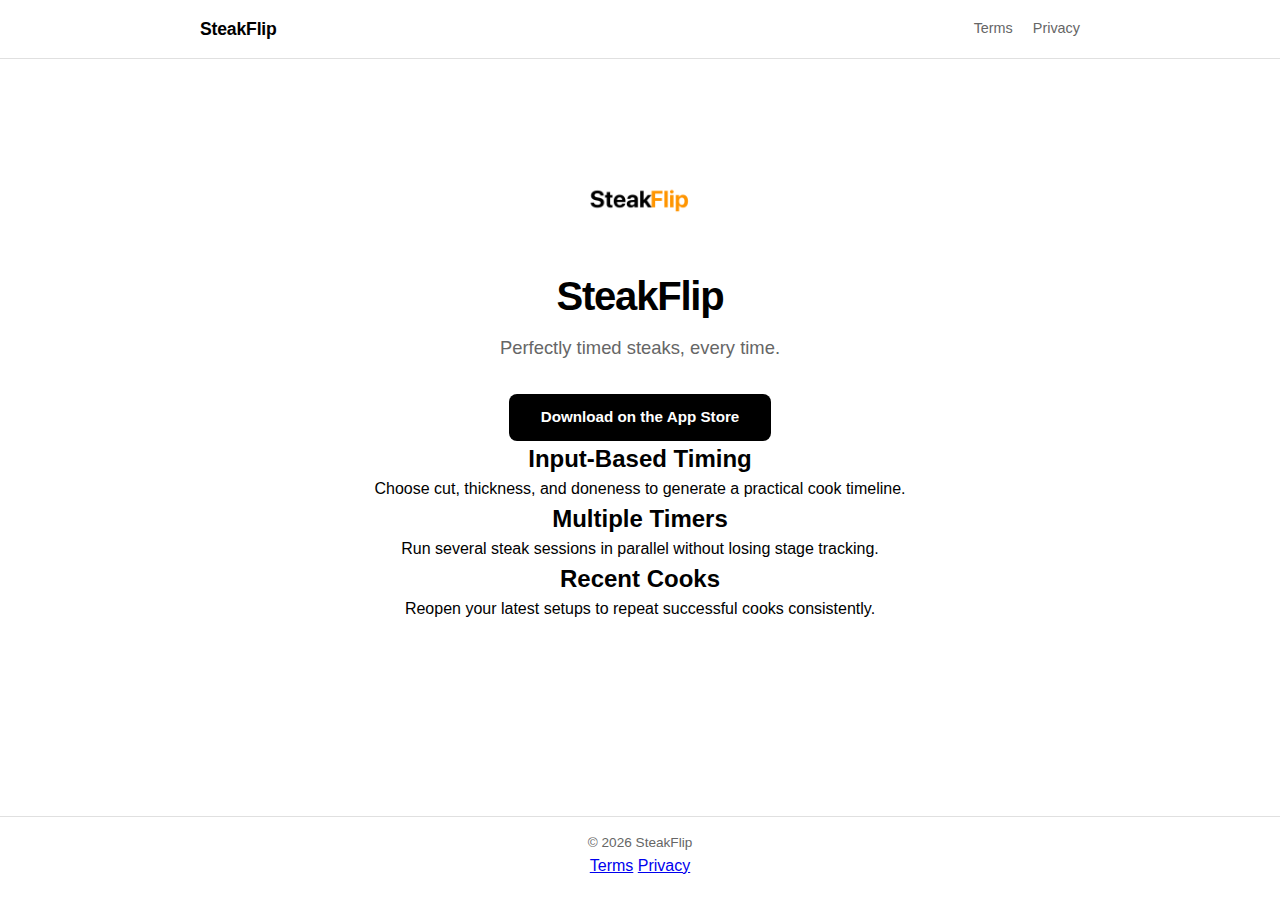
<file: index.html>
<!DOCTYPE html>
<html lang="en">
<head>
  <meta charset="UTF-8" />
  <meta name="viewport" content="width=device-width, initial-scale=1.0" />
  <meta name="description" content="SteakFlip — a minimal iOS steak timer." />
  <title>SteakFlip</title>
  <link rel="stylesheet" href="styles.css" />
</head>
<body>
  <header class="site-header">
    <div class="container header-inner">
      <a class="brand" href="/" aria-label="SteakFlip home">SteakFlip</a>
      <nav>
        <a href="terms.html">Terms</a>
        <a href="privacy.html">Privacy</a>
      </nav>
    </div>
  </header>

  <main class="container main-content">
    <section class="hero">
      <img class="app-icon" src="assets/app-icon.png" alt="SteakFlip app icon" width="120" height="120" />
      <h1>SteakFlip</h1>
      <p class="tagline">Perfectly timed steaks, every time.</p>
      <a class="app-store-btn" href="#" aria-label="Download on the App Store">Download on the App Store</a>
    </section>

    <section class="features">
      <div class="feature">
        <h2>Input-Based Timing</h2>
        <p>Choose cut, thickness, and doneness to generate a practical cook timeline.</p>
      </div>
      <div class="feature">
        <h2>Multiple Timers</h2>
        <p>Run several steak sessions in parallel without losing stage tracking.</p>
      </div>
      <div class="feature">
        <h2>Recent Cooks</h2>
        <p>Reopen your latest setups to repeat successful cooks consistently.</p>
      </div>
    </section>
  </main>

  <footer class="site-footer">
    <div class="container footer-inner">
      <p>&copy; <span id="year"></span> SteakFlip</p>
      <nav>
        <a href="terms.html">Terms</a>
        <a href="privacy.html">Privacy</a>
      </nav>
    </div>
  </footer>

  <script src="script.js"></script>
</body>
</html>
</file>
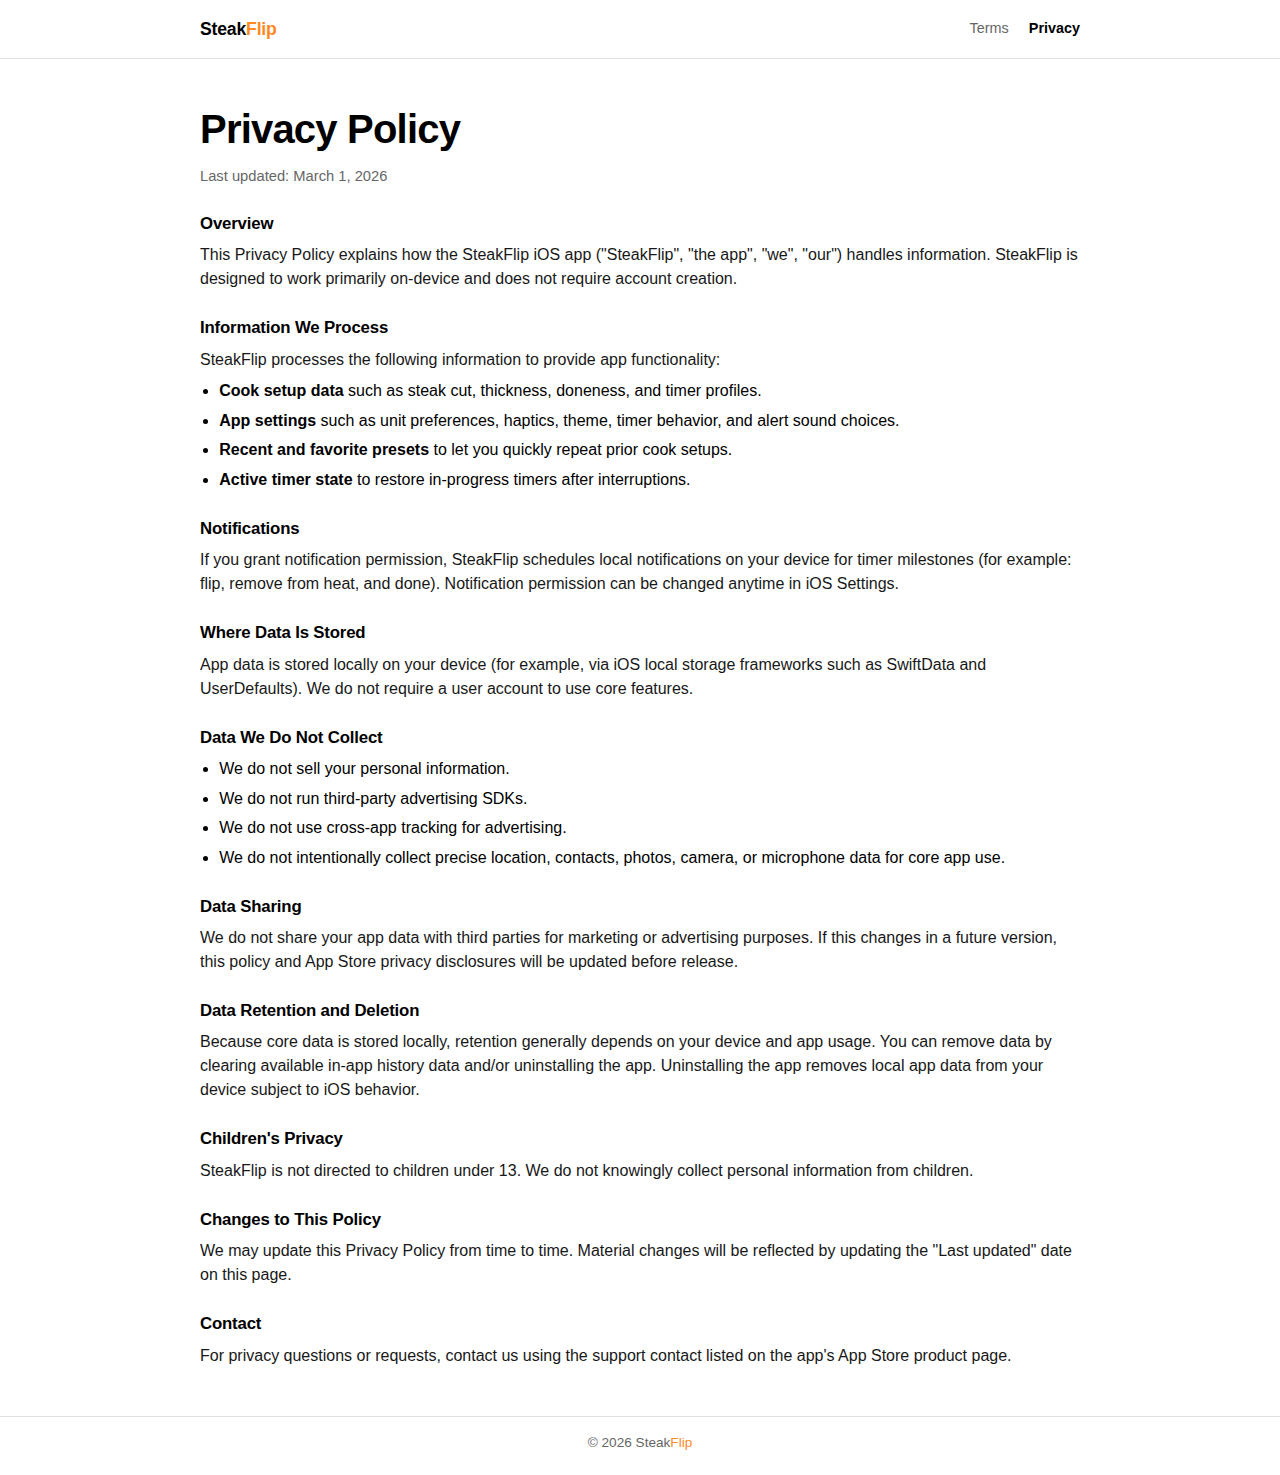
<file: privacy.html>
<!DOCTYPE html>
<html lang="en">
<head>
  <meta charset="UTF-8" />
  <meta name="viewport" content="width=device-width, initial-scale=1.0" />
  <meta name="description" content="Privacy Policy for the SteakFlip iOS app." />
  <title>Privacy Policy | SteakFlip</title>
  <link rel="stylesheet" href="styles.css" />
</head>
<body>
  <header class="site-header">
    <div class="container header-inner">
      <a class="brand" href="index.html" aria-label="SteakFlip home">Steak<span class="orange">Flip</span></a>
      <nav aria-label="Legal navigation">
        <a href="terms.html">Terms</a>
        <a href="privacy.html" aria-current="page">Privacy</a>
      </nav>
    </div>
  </header>

  <main class="container legal-content">
    <h1>Privacy Policy</h1>
    <p class="legal-meta">Last updated: March 1, 2026</p>

    <section class="legal-section">
      <h2>Overview</h2>
      <p>
        This Privacy Policy explains how the SteakFlip iOS app ("SteakFlip", "the app", "we", "our") handles information.
        SteakFlip is designed to work primarily on-device and does not require account creation.
      </p>
    </section>

    <section class="legal-section">
      <h2>Information We Process</h2>
      <p>SteakFlip processes the following information to provide app functionality:</p>
      <ul class="legal-list">
        <li><strong>Cook setup data</strong> such as steak cut, thickness, doneness, and timer profiles.</li>
        <li><strong>App settings</strong> such as unit preferences, haptics, theme, timer behavior, and alert sound choices.</li>
        <li><strong>Recent and favorite presets</strong> to let you quickly repeat prior cook setups.</li>
        <li><strong>Active timer state</strong> to restore in-progress timers after interruptions.</li>
      </ul>
    </section>

    <section class="legal-section">
      <h2>Notifications</h2>
      <p>
        If you grant notification permission, SteakFlip schedules local notifications on your device for timer milestones
        (for example: flip, remove from heat, and done). Notification permission can be changed anytime in iOS Settings.
      </p>
    </section>

    <section class="legal-section">
      <h2>Where Data Is Stored</h2>
      <p>
        App data is stored locally on your device (for example, via iOS local storage frameworks such as SwiftData and
        UserDefaults). We do not require a user account to use core features.
      </p>
    </section>

    <section class="legal-section">
      <h2>Data We Do Not Collect</h2>
      <ul class="legal-list">
        <li>We do not sell your personal information.</li>
        <li>We do not run third-party advertising SDKs.</li>
        <li>We do not use cross-app tracking for advertising.</li>
        <li>We do not intentionally collect precise location, contacts, photos, camera, or microphone data for core app use.</li>
      </ul>
    </section>

    <section class="legal-section">
      <h2>Data Sharing</h2>
      <p>
        We do not share your app data with third parties for marketing or advertising purposes. If this changes in a future
        version, this policy and App Store privacy disclosures will be updated before release.
      </p>
    </section>

    <section class="legal-section">
      <h2>Data Retention and Deletion</h2>
      <p>
        Because core data is stored locally, retention generally depends on your device and app usage. You can remove data by
        clearing available in-app history data and/or uninstalling the app. Uninstalling the app removes local app data from
        your device subject to iOS behavior.
      </p>
    </section>

    <section class="legal-section">
      <h2>Children's Privacy</h2>
      <p>
        SteakFlip is not directed to children under 13. We do not knowingly collect personal information from children.
      </p>
    </section>

    <section class="legal-section">
      <h2>Changes to This Policy</h2>
      <p>
        We may update this Privacy Policy from time to time. Material changes will be reflected by updating the "Last updated"
        date on this page.
      </p>
    </section>

    <section class="legal-section">
      <h2>Contact</h2>
      <p>
        For privacy questions or requests, contact us using the support contact listed on the app's App Store product page.
      </p>
    </section>
  </main>

  <footer class="site-footer">
    <div class="container footer-inner">
      <p>&copy; <span id="year"></span> Steak<span class="orange">Flip</span></p>
    </div>
  </footer>

  <script src="script.js"></script>
</body>
</html>
</file>
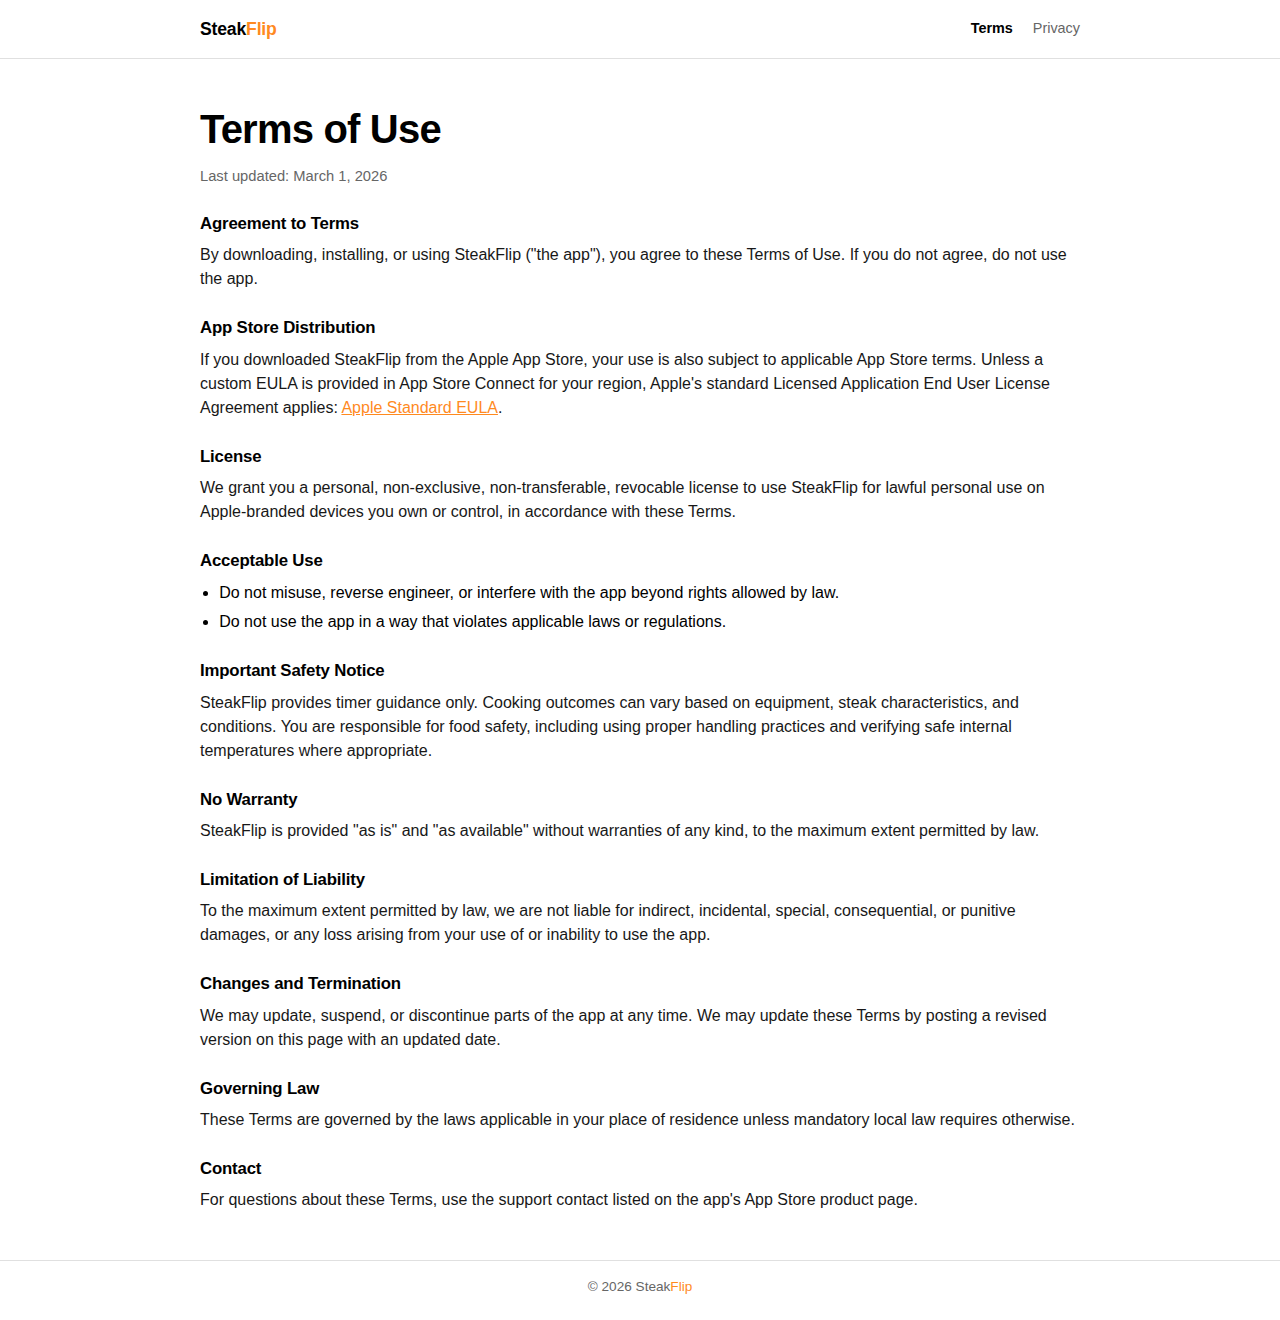
<file: terms.html>
<!DOCTYPE html>
<html lang="en">
<head>
  <meta charset="UTF-8" />
  <meta name="viewport" content="width=device-width, initial-scale=1.0" />
  <meta name="description" content="Terms of Use for the SteakFlip iOS app." />
  <title>Terms of Use | SteakFlip</title>
  <link rel="stylesheet" href="styles.css" />
</head>
<body>
  <header class="site-header">
    <div class="container header-inner">
      <a class="brand" href="index.html" aria-label="SteakFlip home">Steak<span class="orange">Flip</span></a>
      <nav aria-label="Legal navigation">
        <a href="terms.html" aria-current="page">Terms</a>
        <a href="privacy.html">Privacy</a>
      </nav>
    </div>
  </header>

  <main class="container legal-content">
    <h1>Terms of Use</h1>
    <p class="legal-meta">Last updated: March 1, 2026</p>

    <section class="legal-section">
      <h2>Agreement to Terms</h2>
      <p>
        By downloading, installing, or using SteakFlip ("the app"), you agree to these Terms of Use.
        If you do not agree, do not use the app.
      </p>
    </section>

    <section class="legal-section">
      <h2>App Store Distribution</h2>
      <p>
        If you downloaded SteakFlip from the Apple App Store, your use is also subject to applicable App Store terms.
        Unless a custom EULA is provided in App Store Connect for your region, Apple's standard Licensed Application End User
        License Agreement applies:
        <a href="https://www.apple.com/legal/internet-services/itunes/dev/stdeula/" target="_blank" rel="noopener noreferrer">Apple Standard EULA</a>.
      </p>
    </section>

    <section class="legal-section">
      <h2>License</h2>
      <p>
        We grant you a personal, non-exclusive, non-transferable, revocable license to use SteakFlip for lawful personal use
        on Apple-branded devices you own or control, in accordance with these Terms.
      </p>
    </section>

    <section class="legal-section">
      <h2>Acceptable Use</h2>
      <ul class="legal-list">
        <li>Do not misuse, reverse engineer, or interfere with the app beyond rights allowed by law.</li>
        <li>Do not use the app in a way that violates applicable laws or regulations.</li>
      </ul>
    </section>

    <section class="legal-section">
      <h2>Important Safety Notice</h2>
      <p>
        SteakFlip provides timer guidance only. Cooking outcomes can vary based on equipment, steak characteristics, and
        conditions. You are responsible for food safety, including using proper handling practices and verifying safe internal
        temperatures where appropriate.
      </p>
    </section>

    <section class="legal-section">
      <h2>No Warranty</h2>
      <p>
        SteakFlip is provided "as is" and "as available" without warranties of any kind, to the maximum extent permitted by law.
      </p>
    </section>

    <section class="legal-section">
      <h2>Limitation of Liability</h2>
      <p>
        To the maximum extent permitted by law, we are not liable for indirect, incidental, special, consequential, or punitive
        damages, or any loss arising from your use of or inability to use the app.
      </p>
    </section>

    <section class="legal-section">
      <h2>Changes and Termination</h2>
      <p>
        We may update, suspend, or discontinue parts of the app at any time. We may update these Terms by posting a revised
        version on this page with an updated date.
      </p>
    </section>

    <section class="legal-section">
      <h2>Governing Law</h2>
      <p>
        These Terms are governed by the laws applicable in your place of residence unless mandatory local law requires
        otherwise.
      </p>
    </section>

    <section class="legal-section">
      <h2>Contact</h2>
      <p>
        For questions about these Terms, use the support contact listed on the app's App Store product page.
      </p>
    </section>
  </main>

  <footer class="site-footer">
    <div class="container footer-inner">
      <p>&copy; <span id="year"></span> Steak<span class="orange">Flip</span></p>
    </div>
  </footer>

  <script src="script.js"></script>
</body>
</html>
</file>
<file: styles.css>
:root {
  --bg: #ffffff;
  --text: #000000;
  --muted: #666666;
  --border: #e0e0e0;
  --orange: #ff8a1f;
}

.orange {
  color: var(--orange) !important;
}

* {
  box-sizing: border-box;
}

html,
body {
  margin: 0;
  padding: 0;
}

body {
  min-height: 100vh;
  display: flex;
  flex-direction: column;
  font-family: -apple-system, "Helvetica Neue", Arial, sans-serif;
  background: var(--bg);
  color: var(--text);
  line-height: 1.5;
}

.container {
  width: min(880px, calc(100% - 2rem));
  margin-inline: auto;
}

.site-header {
  border-bottom: 1px solid var(--border);
  padding: 1rem 0;
}

.header-inner {
  display: flex;
  align-items: center;
  justify-content: space-between;
  gap: 1rem;
}

.brand {
  color: var(--text);
  text-decoration: none;
  font-weight: 700;
  font-size: 1.1rem;
  letter-spacing: -0.01em;
}

.site-header nav {
  display: flex;
  gap: 1.25rem;
}

.site-header nav a {
  color: var(--muted);
  text-decoration: none;
  font-size: 0.9rem;
}

.site-header nav a[aria-current="page"] {
  color: var(--text);
  font-weight: 600;
}

.site-header nav a:hover {
  color: var(--text);
}

.main-content {
  flex: 1;
  padding: 5rem 0 4rem;
  text-align: center;
}

h1,
h2,
p {
  margin: 0;
}

.hero {
  text-align: center;
}

h1 {
  font-size: 2.5rem;
  letter-spacing: -0.03em;
}

.tagline {
  margin-top: 0.5rem;
  color: var(--muted);
  font-size: 1.15rem;
}

.app-store-btn {
  display: inline-block;
  margin-top: 2rem;
  padding: 0.75rem 2rem;
  background: var(--text);
  color: var(--bg);
  text-decoration: none;
  font-size: 0.95rem;
  font-weight: 600;
  border-radius: 8px;
}

.app-store-btn:hover {
  opacity: 0.85;
}

.legal-content {
  flex: 1;
  padding: 2.5rem 0 3rem;
  text-align: left;
}

.legal-content h1 {
  font-size: clamp(1.8rem, 4vw, 2.5rem);
  letter-spacing: -0.02em;
}

.legal-meta {
  margin-top: 0.35rem;
  color: var(--muted);
  font-size: 0.92rem;
}

.legal-section {
  margin-top: 1.5rem;
}

.legal-section h2 {
  font-size: 1.05rem;
  color: var(--text);
  letter-spacing: -0.01em;
}

.legal-section p {
  margin-top: 0.45rem;
  color: #181818;
}

.legal-content a {
  color: var(--orange);
}

.legal-list {
  margin: 0.45rem 0 0;
  padding-left: 1.2rem;
}

.legal-list li + li {
  margin-top: 0.35rem;
}

.site-footer {
  border-top: 1px solid var(--border);
  padding: 1rem 0 1.4rem;
}

.footer-inner {
  text-align: center;
}

.site-footer p {
  color: var(--muted);
  font-size: 0.85rem;
}

a:focus-visible {
  outline: 2px solid var(--orange);
  outline-offset: 3px;
}

@media (max-width: 600px) {
  .main-content {
    padding: 3rem 0 2.5rem;
  }

  h1 {
    font-size: 2rem;
  }

  .site-header nav {
    gap: 0.9rem;
  }
}
</file>
